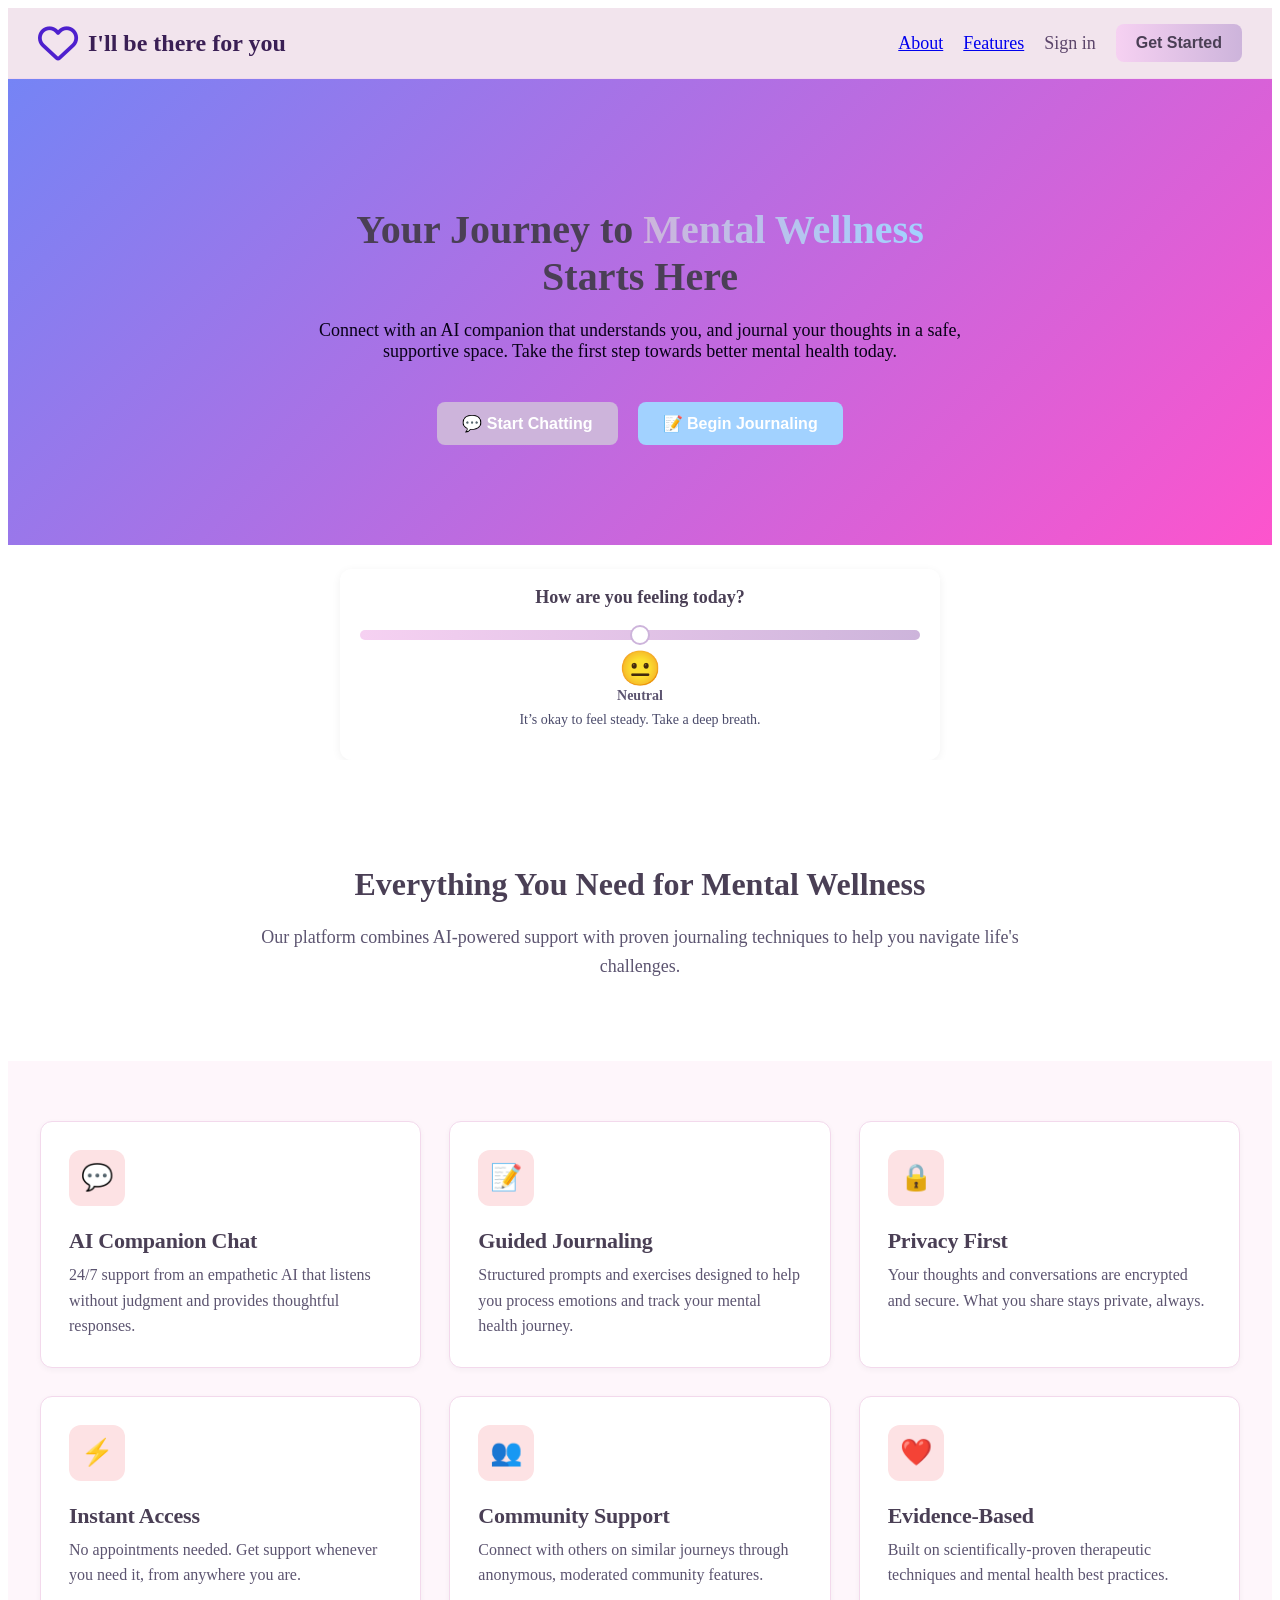
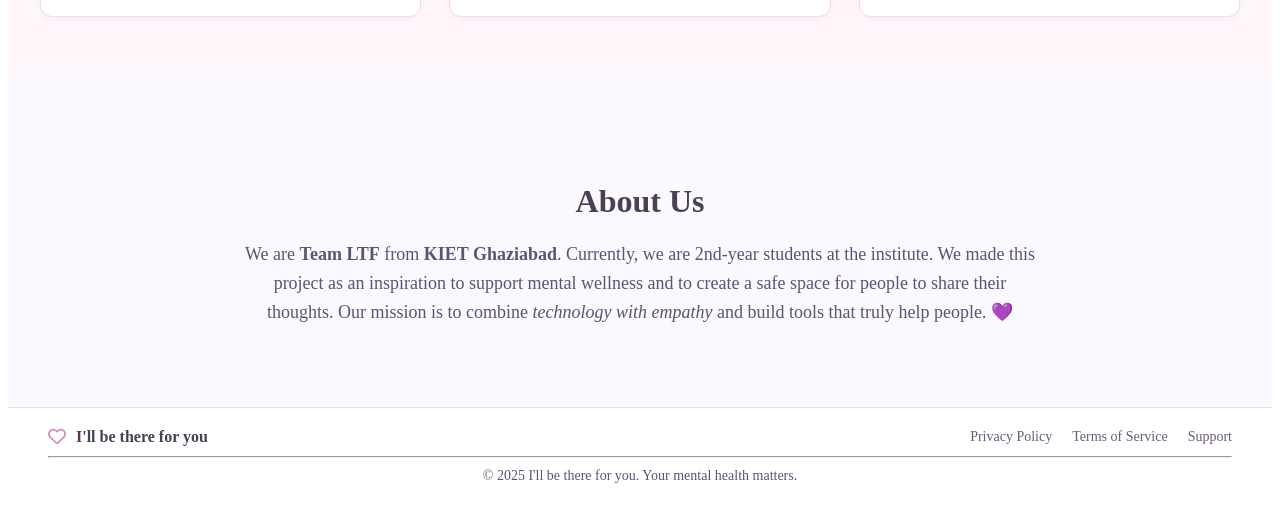
<file: index.html>
<!DOCTYPE html>
<html lang="en">
<head>
  <meta charset="UTF-8">
  <meta name="viewport" content="width=device-width, initial-scale=1.0">
  <title>I'll be there for you</title>
  <link rel="stylesheet" href="https://cdnjs.cloudflare.com/ajax/libs/font-awesome/6.4.0/css/all.min.css">
  <link rel="stylesheet" href="styles.css">
</head>
<body>
  <div class="topbar">
    <div class="heading">
      <i class="fa-regular fa-heart"></i>
      <h2>I'll be there for you</h2>
    </div>
    <div class="nav">
      <h3><a href="#about">About</a></h3>
      <h3><a href="#features">Features</a></h3>
      <h3 id="auth-link" onclick="window.location.href='signup.html'">Sign in</h3>
      <button class="btn" onclick="window.location.href='chat.html'">Get Started</button>
    </div>
  </div>
  <div class="hero">
  <h1>Your Journey to <span>Mental Wellness</span><br>Starts Here</h1>
  <p>
    Connect with an AI companion that understands you, and journal your thoughts 
    in a safe, supportive space. Take the first step towards better mental health today.
  </p>
  <div class="hero-buttons">
<button class="chat-btn" onclick="window.location.href='chat.html'">💬 Start Chatting</button>
<button class="journal-btn" onclick="window.location.href='journal.html'">📝 Begin Journaling</button>
  </div>
</div>
<div class="mood-inline">
  <h3 class="mood-title">How are you feeling today?</h3>

  <input type="range" id="moodSlider" min="1" max="5" value="3" step="1" class="mood-slider" />

  <div id="moodEmoji" class="mood-emoji">😐</div>
  <p id="moodLabel" class="mood-label">Neutral</p>
  <p id="moodMsg" class="mood-msg"></p>
</div>


<div class="section">
  <h2>Everything You Need for Mental Wellness</h2>
  <p>
    Our platform combines AI-powered support with proven journaling techniques 
    to help you navigate life's challenges.
  </p>
</div>
<div class="features-section" id="features">
  <div class="features">
    <div class="feature-card">
      <div class="icon">💬</div>
      <h3>AI Companion Chat</h3>
      <p>24/7 support from an empathetic AI that listens without judgment and provides thoughtful responses.</p>
    </div>
    <div class="feature-card">
      <div class="icon">📝</div>
      <h3>Guided Journaling</h3>
      <p>Structured prompts and exercises designed to help you process emotions and track your mental health journey.</p>
    </div>
    <div class="feature-card">
      <div class="icon">🔒</div>
      <h3>Privacy First</h3>
      <p>Your thoughts and conversations are encrypted and secure. What you share stays private, always.</p>
    </div>
    <div class="feature-card">
      <div class="icon">⚡</div>
      <h3>Instant Access</h3>
      <p>No appointments needed. Get support whenever you need it, from anywhere you are.</p>
    </div>
    <div class="feature-card">
      <div class="icon">👥</div>
      <h3>Community Support</h3>
      <p>Connect with others on similar journeys through anonymous, moderated community features.</p>
    </div>
    <div class="feature-card">
      <div class="icon">❤️</div>
      <h3>Evidence-Based</h3>
      <p>Built on scientifically-proven therapeutic techniques and mental health best practices.</p>
    </div>
  </div>
</div>
  <div class="about-section" id="about">
  <h2>About Us</h2>
  <p>
    We are <strong>Team LTF</strong> from <strong>KIET Ghaziabad</strong>.  
    Currently, we are 2nd-year students at the institute.  
    We made this project as an inspiration to support mental wellness and to create a safe space for people to share their thoughts.  
    Our mission is to combine <em>technology with empathy</em> and build tools that truly help people. 💜
  </p>
</div>

<footer>
  <div class="footer-container">
    <div class="footer-left">
      <i class="fa-regular fa-heart"></i>
      <span class="footer-title">I'll be there for you</span>
    </div>
    <div class="footer-links">
      <a href="#">Privacy Policy</a>
      <a href="#">Terms of Service</a>
      <a href="#">Support</a>
    </div>
  </div>
  <hr />
  <div class="footer-bottom">
    © 2025 I'll be there for you. Your mental health matters.
  </div>
</footer>
<script>
  (function(){
    const moods = {
      1: {emoji:"😞", label:"Awful",  
          msg:"Tough days happen. Be gentle with yourself."},
      2: {emoji:"🙁", label:"Bad",    
          msg:"Hang in there—tomorrow can be better."},
      3: {emoji:"😐", label:"Neutral",
          msg:"It’s okay to feel steady. Take a deep breath."},
      4: {emoji:"😊", label:"Good",   
          msg:"Glad to see you’re doing well! Keep it up."},
      5: {emoji:"😁", label:"Great",  
          msg:"Awesome! Share your positivity with someone today."}
    };

    const slider = document.getElementById("moodSlider");
    const emoji  = document.getElementById("moodEmoji");
    const label  = document.getElementById("moodLabel");
    const msgBox = document.getElementById("moodMsg");

    if (!slider) return;

    function updateMood(val) {
      const mood = moods[val];
      emoji.textContent  = mood.emoji;
      label.textContent  = mood.label;
      msgBox.textContent = mood.msg;
      localStorage.setItem("todayMood", val);
    }
    const saved = localStorage.getItem("todayMood");
    if (saved) {
      slider.value = saved;
      updateMood(saved);
    } else {
      slider.value = 3; // Neutral
      updateMood(3);
    }

    slider.addEventListener("input", e => updateMood(e.target.value));
  })();
</script>
  <script>
  const authLink = document.getElementById("auth-link");
  const savedUser = JSON.parse(localStorage.getItem("user"));

  if (savedUser && savedUser.name) {
    authLink.textContent = `Hi, ${savedUser.name.split(" ")[0]}`;
    authLink.onclick = () => alert(`Welcome back, ${savedUser.name}!`);
  }
</script>
</body>
</html>
</file>
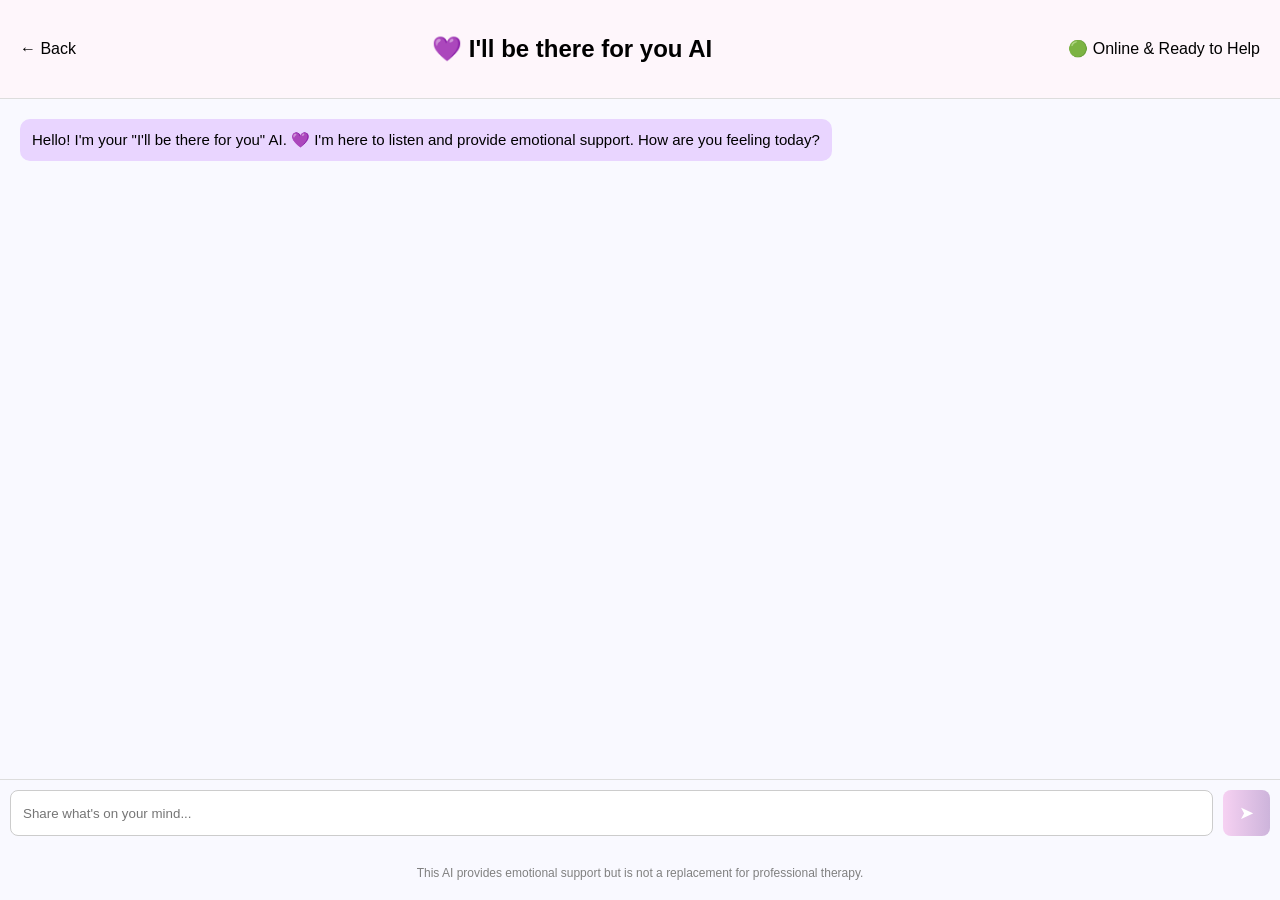
<file: chat.html>
<!DOCTYPE html>
<html lang="en">
<head>
  <meta charset="UTF-8">
  <meta name="viewport" content="width=device-width, initial-scale=1.0">
  <title>Mental Health Chatbot</title>
  <link rel="stylesheet" href="chat.css">
</head>
<body>
  <div class="chat-header">
    <span class="back" onclick="window.location.href='index.html'">← Back</span>
    <h2>💜 I'll be there for you AI</h2>
    <span class="status">🟢 Online & Ready to Help</span>
  </div>

  <div class="chat-window" id="chat-window">
    <div class="bot-message">
      Hello! I'm your "I'll be there for you" AI. 💜 I'm here to listen and provide emotional support.  
      How are you feeling today?
    </div>
  </div>

  <div class="chat-input">
    <input type="text" id="user-input" placeholder="Share what's on your mind..." />
    <button id="send-btn">➤</button>
  </div>

  <p class="note">This AI provides emotional support but is not a replacement for professional therapy.</p>

  <script src="chat.js"></script>
</body>
</html>
</file>
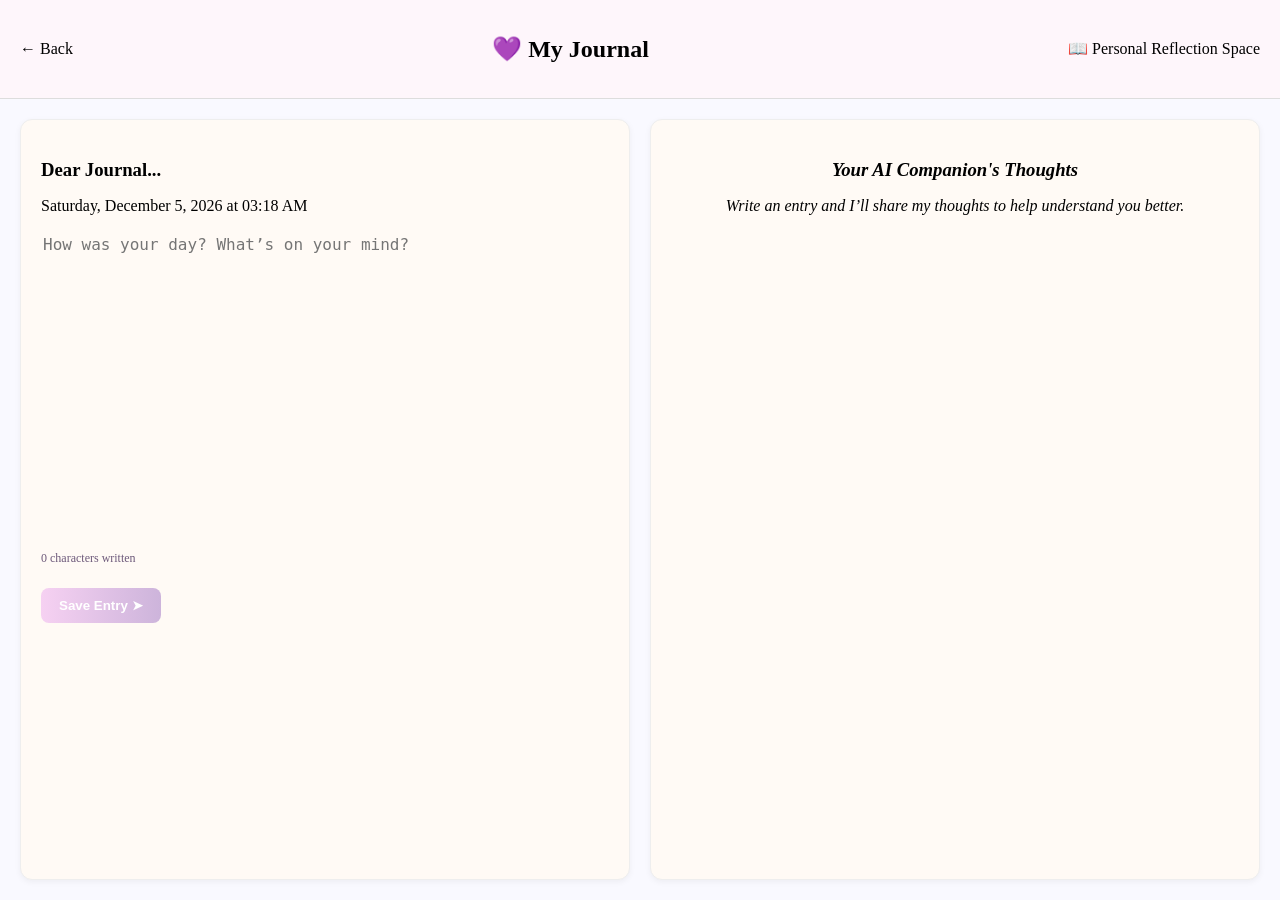
<file: journal.html>
<!DOCTYPE html>
<html lang="en">
<head>
  <meta charset="UTF-8">
  <meta name="viewport" content="width=device-width, initial-scale=1.0">
  <title>My Journal</title>
  <link rel="stylesheet" href="journal.css">
</head>
<body>
  <div class="journal-header">
    <span class="back" onclick="window.location.href='index.html'">← Back</span>
    <h2>💜 My Journal</h2>
    <span class="reflection">📖 Personal Reflection Space</span>
  </div>

  <div class="journal-container">
    <div class="journal-entry">
      <h3>Dear Journal...</h3>
      <p class="date" id="date"></p>
      <textarea id="entry-text" placeholder="How was your day? What’s on your mind?"></textarea>
      <p id="char-count">0 characters written</p>
      <button id="save-entry">Save Entry ➤</button>
    </div>

    <div class="ai-reflection">
      <h3>Your AI Companion's Thoughts</h3>
      <p id="ai-response">Write an entry and I’ll share my thoughts to help understand you better.</p>
    </div>
  </div>

  <script src="journal.js"></script>
</body>
</html>
</file>
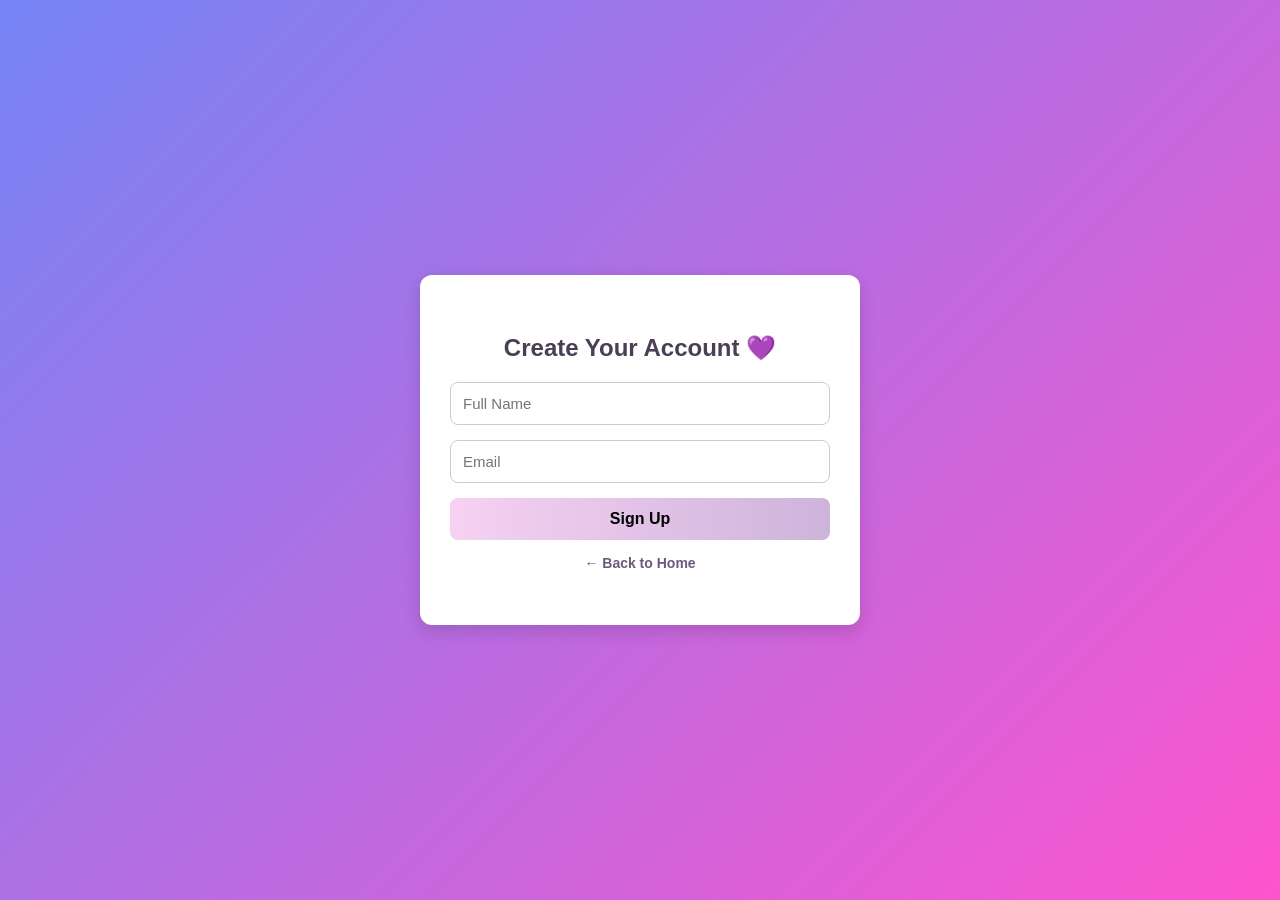
<file: signup.html>
<!DOCTYPE html>
<html lang="en">
<head>
  <meta charset="UTF-8" />
  <meta name="viewport" content="width=device-width, initial-scale=1.0"/>
  <title>Sign Up - I'll be there for you</title>
  <link rel="stylesheet" href="signup.css" />
</head>
<body>
  <div class="signup-container">
    <h2>Create Your Account 💜</h2>
    <form id="signup-form">
      <input type="text" id="name" placeholder="Full Name" required />
      <input type="email" id="email" placeholder="Email" required />
      <button type="submit">Sign Up</button>
    </form>
    <p class="back-home">
      <a href="index.html">← Back to Home</a>
    </p>
  </div>

  <script>
    document.getElementById("signup-form").addEventListener("submit", e => {
      e.preventDefault();

      const name = document.getElementById("name").value;
      const email = document.getElementById("email").value;

      // Save to localStorage
      localStorage.setItem("user", JSON.stringify({ name, email }));

      // Redirect to home
      window.location.href = "index.html";
    });
  </script>
</body>
</html>
</file>
<file: styles.css>
/* Topbar */
.topbar {
  display: flex;
  align-items: center;
  justify-content: space-between;
  padding: 15px 30px;
  background: #f2e4ed; 
  border-bottom: 1px solid #f3d9ec;
}

.heading {
  display: flex;
  align-items: center;
  gap: 10px;
}

.heading i {
  color: #4e20ce; /* pastel purple-pink */
  font-size: 40px;
}

.heading h2 {
  margin: 0;
  font-size: 24px;
  font-weight: 600;
  color: #3a1f55;
}

.nav {
  display: flex;
  align-items: center;
  gap: 20px;
}

.nav h3 {
  margin: 0;
  font-size: 18px;
  font-weight: normal;
  cursor: pointer;
  color: #5b446a;
}

.nav h3:hover {
  color: #d291bc;
}

.btn {
  background: linear-gradient(90deg, #f6d1f2, #cdb4db);
  color: #4a3f55;
  font-size: 16px;
  font-weight: bold;
  border: none;
  padding: 10px 20px;
  border-radius: 8px;
  cursor: pointer;
  transition: transform 0.2s ease, opacity 0.2s ease;
}

.btn:hover {
  transform: translateY(-2px);
  opacity: 0.9;
}

/* Hero */
.hero {
  text-align: center;
  padding: 100px 20px;
  background: linear-gradient(135deg, #7584f5, #fd54cd);
}

.hero h1 {
  font-size: 40px;
  font-weight: 700;
  margin-bottom: 20px;
  color: #4a3f55;
}

.hero h1 span {
  background: linear-gradient(90deg, #cdb4db, #a2d2ff);
  -webkit-background-clip: text;
  -webkit-text-fill-color: transparent;
}

.hero p {
  font-size: 18px;
  color: #070117;
  max-width: 700px;
  margin: 0 auto 40px;
}

.hero-buttons {
  display: flex;
  justify-content: center;
  gap: 20px;
}

.chat-btn {
  background: #cdb4db;
  color: #fff;
  font-size: 16px;
  font-weight: bold;
  border: none;
  padding: 12px 25px;
  border-radius: 8px;
  cursor: pointer;
  transition: transform 0.2s ease, opacity 0.2s ease;
}

.chat-btn:hover {
  transform: translateY(-2px);
  opacity: 0.9;
}

.journal-btn {
  background: #a2d2ff;
  color: #fff;
  font-size: 16px;
  font-weight: bold;
  border: none;
  padding: 12px 25px;
  border-radius: 8px;
  cursor: pointer;
  transition: transform 0.2s ease, opacity 0.2s ease;
}

.journal-btn:hover {
  transform: translateY(-2px);
  opacity: 0.9;
}

/* Section */
.section {
  text-align: center;
  padding: 80px 20px;
  background: #fff;
}

.section h2 {
  font-size: 32px;
  font-weight: 700;
  color: #4a3f55;
  margin-bottom: 20px;
}

.section p {
  font-size: 18px;
  color: #5c5470;
  max-width: 800px;
  margin: 0 auto;
  line-height: 1.6;
}

/* Features */
.features-section {
  background: #fef6fb;
  padding: 60px 16px;
}

.features {
  max-width: 1200px;
  margin: 0 auto;
  display: grid;
  grid-template-columns: repeat(3, minmax(0, 1fr));
  gap: 28px;
}

@media (max-width: 1024px) {
  .features { grid-template-columns: repeat(2, minmax(0, 1fr)); }
}
@media (max-width: 640px) {
  .features { grid-template-columns: 1fr; }
}

.feature-card {
  background: #fff;
  border: 1px solid #f3d9ec;
  border-radius: 12px;
  padding: 28px;
  box-shadow: 0 2px 6px rgba(16, 24, 40, 0.04);
  transition: transform .18s ease, box-shadow .18s ease;
}
.feature-card:hover {
  transform: translateY(-3px);
  box-shadow: 0 6px 16px rgba(16, 24, 40, 0.08);
}

.feature-card .icon {
  width: 56px;
  height: 56px;
  border-radius: 12px;
  display: inline-flex;
  align-items: center;
  justify-content: center;
  font-size: 26px;
  margin-bottom: 14px;
  background: #fde2e4;
  color: #6d597a;
}

.feature-card h3 {
  margin: 8px 0 8px;
  font-size: 22px;
  font-weight: 700;
  color: #4a3f55;
  letter-spacing: -0.01em;
}

.feature-card p {
  margin: 0;
  font-size: 16px;
  line-height: 1.6;
  color: #5c5470;
}

/* Footer */
footer {
  background-color: #fff;
  padding: 20px 40px;
  border-top: 1px solid #f3d9ec;
}

.footer-container {
  display: flex;
  justify-content: space-between;
  align-items: center;
  margin-bottom: 10px;
}

.footer-left {
  display: flex;
  align-items: center;
  gap: 10px;
}

.footer-left i {
  color: #d291bc;
  font-size: 18px;
}

.footer-title {
  font-weight: bold;
  color: #4a3f55;
  font-size: 16px;
}

.footer-links {
  display: flex;
  gap: 20px;
}

.footer-links a {
  text-decoration: none;
  color: #6d597a;
  font-size: 14px;
}

.footer-links a:hover {
  text-decoration: underline;
}

.footer-bottom {
  text-align: center;
  font-size: 14px;
  color: #5c5470;
  margin-top: 10px;
}
/* --- Inline Mood Tracker (homepage) --- */
.mood-inline {
  max-width: 560px;
  margin: 24px auto 0;
  padding: 18px 20px;
  border-radius: 12px;
  background: rgba(255,255,255,0.8);
  box-shadow: 0 2px 10px rgba(16, 24, 40, 0.06);
  text-align: center;
}

.mood-title {
  margin: 0 0 10px;
  font-size: 18px;
  font-weight: 700;
  color: #4a3f55; /* matches your headings */
}

/* Slider track matches your .btn gradient (#f6d1f2 → #cdb4db) */
.mood-slider {
  -webkit-appearance: none;
  appearance: none;
  width: 100%;
  height: 10px;
  border-radius: 999px;
  background: linear-gradient(90deg, #f6d1f2, #cdb4db);
  outline: none;
  margin: 12px 0 6px;
  cursor: pointer;
}

/* Slider thumb (WebKit) */
.mood-slider::-webkit-slider-thumb {
  -webkit-appearance: none;
  appearance: none;
  width: 20px;
  height: 20px;
  border-radius: 50%;
  background: #fff;
  border: 2px solid #cdb4db;
  transition: transform .2s ease;
}
.mood-slider::-webkit-slider-thumb:hover { transform: scale(1.12); }

/* Slider thumb (Firefox) */
.mood-slider::-moz-range-thumb {
  width: 20px;
  height: 20px;
  border-radius: 50%;
  background: #fff;
  border: 2px solid #cdb4db;
  transition: transform .2s ease;
}
.mood-slider::-moz-range-thumb:hover { transform: scale(1.12); }

.mood-emoji {
  font-size: 34px;
  line-height: 1;
  margin: 6px 0 2px;
}

.mood-label {
  margin: 0;
  font-size: 14px;
  font-weight: 700;
  color: #5c5470; /* matches your paragraph/card text tone */
}

.mood-msg {
  margin-top: 8px;
  font-size: 14px;
  color: #4a4a6a;
  font-weight: 500;
}
.about-section {
  text-align: center;
  padding: 80px 20px;
  background: #f9f9ff;
}

.about-section h2 {
  font-size: 32px;
  font-weight: 700;
  color: #4a3f55;
  margin-bottom: 20px;
}

.about-section p {
  max-width: 800px;
  margin: 0 auto;
  font-size: 18px;
  line-height: 1.6;
  color: #5c5470;
}
html {
  scroll-behavior: smooth;
}
</file>
<file: chat.css>
body {
  font-family: Arial, sans-serif;
  background: #f9f9ff;
  margin: 0;
  display: flex;
  flex-direction: column;
  height: 100vh;
}

.chat-header {
  display: flex;
  justify-content: space-between;
  align-items: center;
  padding: 15px 20px;
  background: #fef6fb;
  border-bottom: 1px solid #ddd;
}

.chat-window {
  flex: 1;
  padding: 20px;
  overflow-y: auto;
  display: flex;
  flex-direction: column;
  gap: 15px;
}

.bot-message, .user-message {
  max-width: 70%;
  padding: 12px;
  border-radius: 10px;
  font-size: 15px;
}

.bot-message {
  background: #e9d5ff;
  align-self: flex-start;
}

.user-message {
  background: #cdb4db;
  align-self: flex-end;
  color: white;
}

.chat-input {
  display: flex;
  border-top: 1px solid #ddd;
  padding: 10px;
}

.chat-input input {
  flex: 1;
  padding: 12px;
  border: 1px solid #ccc;
  border-radius: 8px;
}

.chat-input button {
  background: linear-gradient(90deg, #f6d1f2, #cdb4db);
  border: none;
  color: white;
  font-size: 18px;
  margin-left: 10px;
  padding: 12px 16px;
  border-radius: 8px;
  cursor: pointer;
}

.note {
  text-align: center;
  font-size: 12px;
  color: gray;
  padding: 8px;
}
</file>
<file: journal.css>
body {
  font-family: "Georgia", serif;
  background: #f9f9ff;
  margin: 0;
  display: flex;
  flex-direction: column;
  height: 100vh;
}

.journal-header {
  display: flex;
  justify-content: space-between;
  align-items: center;
  padding: 15px 20px;
  background: #fef6fb;
  border-bottom: 1px solid #ddd;
}

.journal-container {
  display: flex;
  gap: 20px;
  padding: 20px;
  flex: 1;
}

.journal-entry, .ai-reflection {
  flex: 1;
  background: #fffaf5;
  border: 1px solid #eee;
  border-radius: 12px;
  padding: 20px;
  box-shadow: 0 2px 6px rgba(0,0,0,0.05);
}

.journal-entry h3, .ai-reflection h3 {
  font-family: "Brush Script MT", cursive;
  margin-bottom: 10px;
}

#entry-text {
  width: 100%;
  height: 300px;
  border: none;
  outline: none;
  background: transparent;
  font-size: 16px;
  line-height: 1.5;
  resize: none;
}

#char-count {
  font-size: 12px;
  color: #6d597a;
}

#save-entry {
  background: linear-gradient(90deg, #f6d1f2, #cdb4db);
  border: none;
  color: #fff;
  padding: 10px 18px;
  border-radius: 8px;
  cursor: pointer;
  font-weight: bold;
  margin-top: 10px;
}

.ai-reflection {
  text-align: center;
  font-style: italic;
}
</file>
<file: signup.css>
body {
  font-family: Arial, sans-serif;
  background: linear-gradient(135deg, #7584f5, #fd54cd);
  margin: 0;
  display: flex;
  justify-content: center;
  align-items: center;
  height: 100vh;
}

.signup-container {
  background: #fff;
  padding: 40px 30px;
  border-radius: 12px;
  box-shadow: 0 6px 18px rgba(0,0,0,0.15);
  width: 100%;
  max-width: 380px;
  text-align: center;
}

.signup-container h2 {
  margin-bottom: 20px;
  color: #4a3f55;
}

#signup-form {
  display: flex;
  flex-direction: column;
  gap: 15px;
}

#signup-form input {
  padding: 12px;
  border: 1px solid #ccc;
  border-radius: 8px;
  font-size: 15px;
}

#signup-form button {
  background: linear-gradient(90deg, #f6d1f2, #cdb4db);
  border: none;
  padding: 12px;
  font-size: 16px;
  font-weight: bold;
  border-radius: 8px;
  cursor: pointer;
  transition: transform 0.2s ease, opacity 0.2s ease;
}

#signup-form button:hover {
  transform: translateY(-2px);
  opacity: 0.9;
}

.back-home {
  margin-top: 15px;
  font-size: 14px;
}

.back-home a {
  text-decoration: none;
  color: #6d597a;
  font-weight: bold;
}

.back-home a:hover {
  text-decoration: underline;
}
</file>
